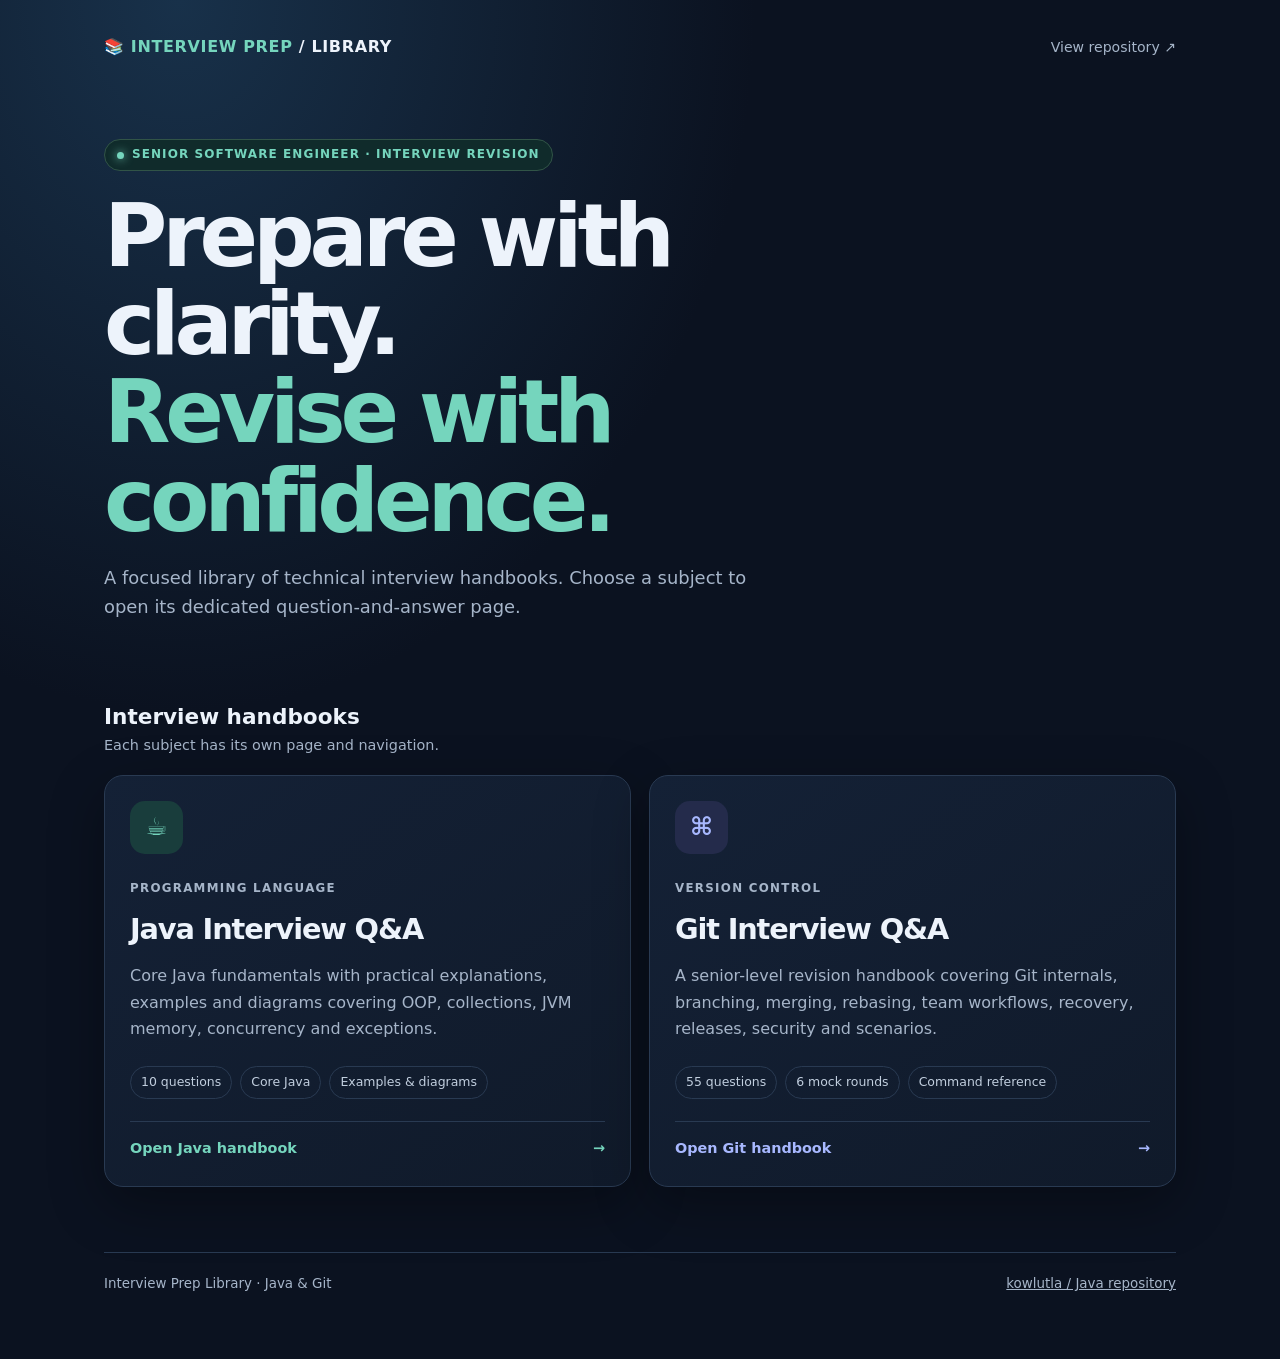
<file: index.html>
<!doctype html>
<html lang="en">
<head>
<meta charset="utf-8">
<meta name="viewport" content="width=device-width, initial-scale=1">
<meta name="theme-color" content="#0b1220">
<meta name="description" content="Java and Git interview question-and-answer handbooks for software engineers.">
<title>Interview Prep Library — Java &amp; Git</title>
<style>
:root{--bg:#0b1220;--panel:#121d2e;--panel2:#172438;--text:#edf3fb;--muted:#a6b5c9;--line:#293a52;--accent:#75d5bd;--purple:#a8b8ff;--shadow:0 18px 55px #0005}
*{box-sizing:border-box}html{scroll-behavior:smooth}body{margin:0;min-height:100vh;background:radial-gradient(ellipse at 14% 0%,#18314a 0,transparent 37%),var(--bg);color:var(--text);font:16px/1.65 Inter,ui-sans-serif,system-ui,-apple-system,"Segoe UI",sans-serif}
a{color:inherit}.wrap{max-width:1120px;margin:auto;padding:26px 24px 64px}
nav{display:flex;justify-content:space-between;align-items:center;gap:16px;padding:8px 0 55px}.brand{font-weight:850;letter-spacing:.04em}.brand span{color:var(--accent)}.repo-link{color:var(--muted);font-size:.88rem;text-decoration:none}.repo-link:hover{color:var(--accent)}
.hero{max-width:820px;padding:24px 0 35px}.eyebrow{display:inline-flex;align-items:center;gap:8px;border:1px solid #315447;background:#102b2b;color:var(--accent);padding:5px 12px;border-radius:99px;font-size:.75rem;font-weight:750;letter-spacing:.09em;text-transform:uppercase}.dot{width:7px;height:7px;border-radius:50%;background:var(--accent);box-shadow:0 0 10px var(--accent)}
h1{font-size:clamp(2.8rem,7vw,5.4rem);line-height:1.02;letter-spacing:-.06em;margin:21px 0 18px}h1 em{font-style:normal;color:var(--accent)}.intro{max-width:680px;margin:0;color:var(--muted);font-size:1.12rem}
.section-title{display:flex;align-items:end;justify-content:space-between;gap:15px;margin:42px 0 17px}.section-title h2{margin:0;font-size:1.35rem}.section-title p{margin:0;color:var(--muted);font-size:.9rem}
.library{display:grid;grid-template-columns:repeat(2,minmax(0,1fr));gap:18px}
.card{position:relative;display:flex;flex-direction:column;min-height:300px;padding:25px;border:1px solid var(--line);border-radius:19px;background:linear-gradient(145deg,#142136,#101a2a);text-decoration:none;box-shadow:var(--shadow);transition:transform .18s,border-color .18s,background .18s}
.card:hover{transform:translateY(-4px);border-color:#5c8b83;background:linear-gradient(145deg,#192b41,#111e30)}
.icon{display:grid;place-items:center;width:53px;height:53px;border-radius:15px;margin-bottom:25px;font-size:1.55rem;font-weight:800}.java .icon{background:#193d3c;color:var(--accent)}.git .icon{background:#242b4b;color:var(--purple)}
.card .kicker{font-size:.74rem;font-weight:800;letter-spacing:.11em;text-transform:uppercase;color:var(--muted)}.card h3{font-size:1.8rem;letter-spacing:-.04em;margin:7px 0 10px}.card p{color:var(--muted);margin:0 0 24px;max-width:460px}
.meta{display:flex;flex-wrap:wrap;gap:8px;margin-top:auto}.pill{padding:5px 10px;border:1px solid var(--line);border-radius:99px;color:#c1cede;font-size:.78rem}.open{display:flex;align-items:center;justify-content:space-between;margin-top:22px;padding-top:15px;border-top:1px solid var(--line);font-size:.9rem;font-weight:750}.java .open{color:var(--accent)}.git .open{color:var(--purple)}
footer{display:flex;justify-content:space-between;gap:14px;flex-wrap:wrap;margin-top:65px;padding-top:20px;border-top:1px solid var(--line);color:var(--muted);font-size:.84rem}footer a{color:var(--muted)}
@media(max-width:680px){.wrap{padding:19px 16px 45px}nav{padding-bottom:35px}.library{grid-template-columns:1fr}.card{min-height:270px}.section-title{align-items:flex-start;flex-direction:column}}
</style>
</head>
<body>
<div class="wrap">
<nav><div class="brand">📚 <span>INTERVIEW PREP</span> / LIBRARY</div><a class="repo-link" href="https://github.com/kowlutla/Java">View repository ↗</a></nav>
<header class="hero">
<div class="eyebrow"><span class="dot"></span> Senior software engineer · Interview revision</div>
<h1>Prepare with clarity.<br><em>Revise with confidence.</em></h1>
<p class="intro">A focused library of technical interview handbooks. Choose a subject to open its dedicated question-and-answer page.</p>
</header>
<div class="section-title"><div><h2>Interview handbooks</h2><p>Each subject has its own page and navigation.</p></div></div>
<main class="library" aria-label="Interview handbooks">
<a class="card java" href="./java/">
<div class="icon">☕</div><div class="kicker">Programming language</div><h3>Java Interview Q&amp;A</h3>
<p>Core Java fundamentals with practical explanations, examples and diagrams covering OOP, collections, JVM memory, concurrency and exceptions.</p>
<div class="meta"><span class="pill">10 questions</span><span class="pill">Core Java</span><span class="pill">Examples &amp; diagrams</span></div>
<div class="open"><span>Open Java handbook</span><span aria-hidden="true">→</span></div>
</a>
<a class="card git" href="./git/">
<div class="icon">⌘</div><div class="kicker">Version control</div><h3>Git Interview Q&amp;A</h3>
<p>A senior-level revision handbook covering Git internals, branching, merging, rebasing, team workflows, recovery, releases, security and scenarios.</p>
<div class="meta"><span class="pill">55 questions</span><span class="pill">6 mock rounds</span><span class="pill">Command reference</span></div>
<div class="open"><span>Open Git handbook</span><span aria-hidden="true">→</span></div>
</a>
</main>
<footer><span>Interview Prep Library · Java &amp; Git</span><span><a href="https://github.com/kowlutla/Java">kowlutla / Java repository</a></span></footer>
</div>
</body>
</html>
</file>
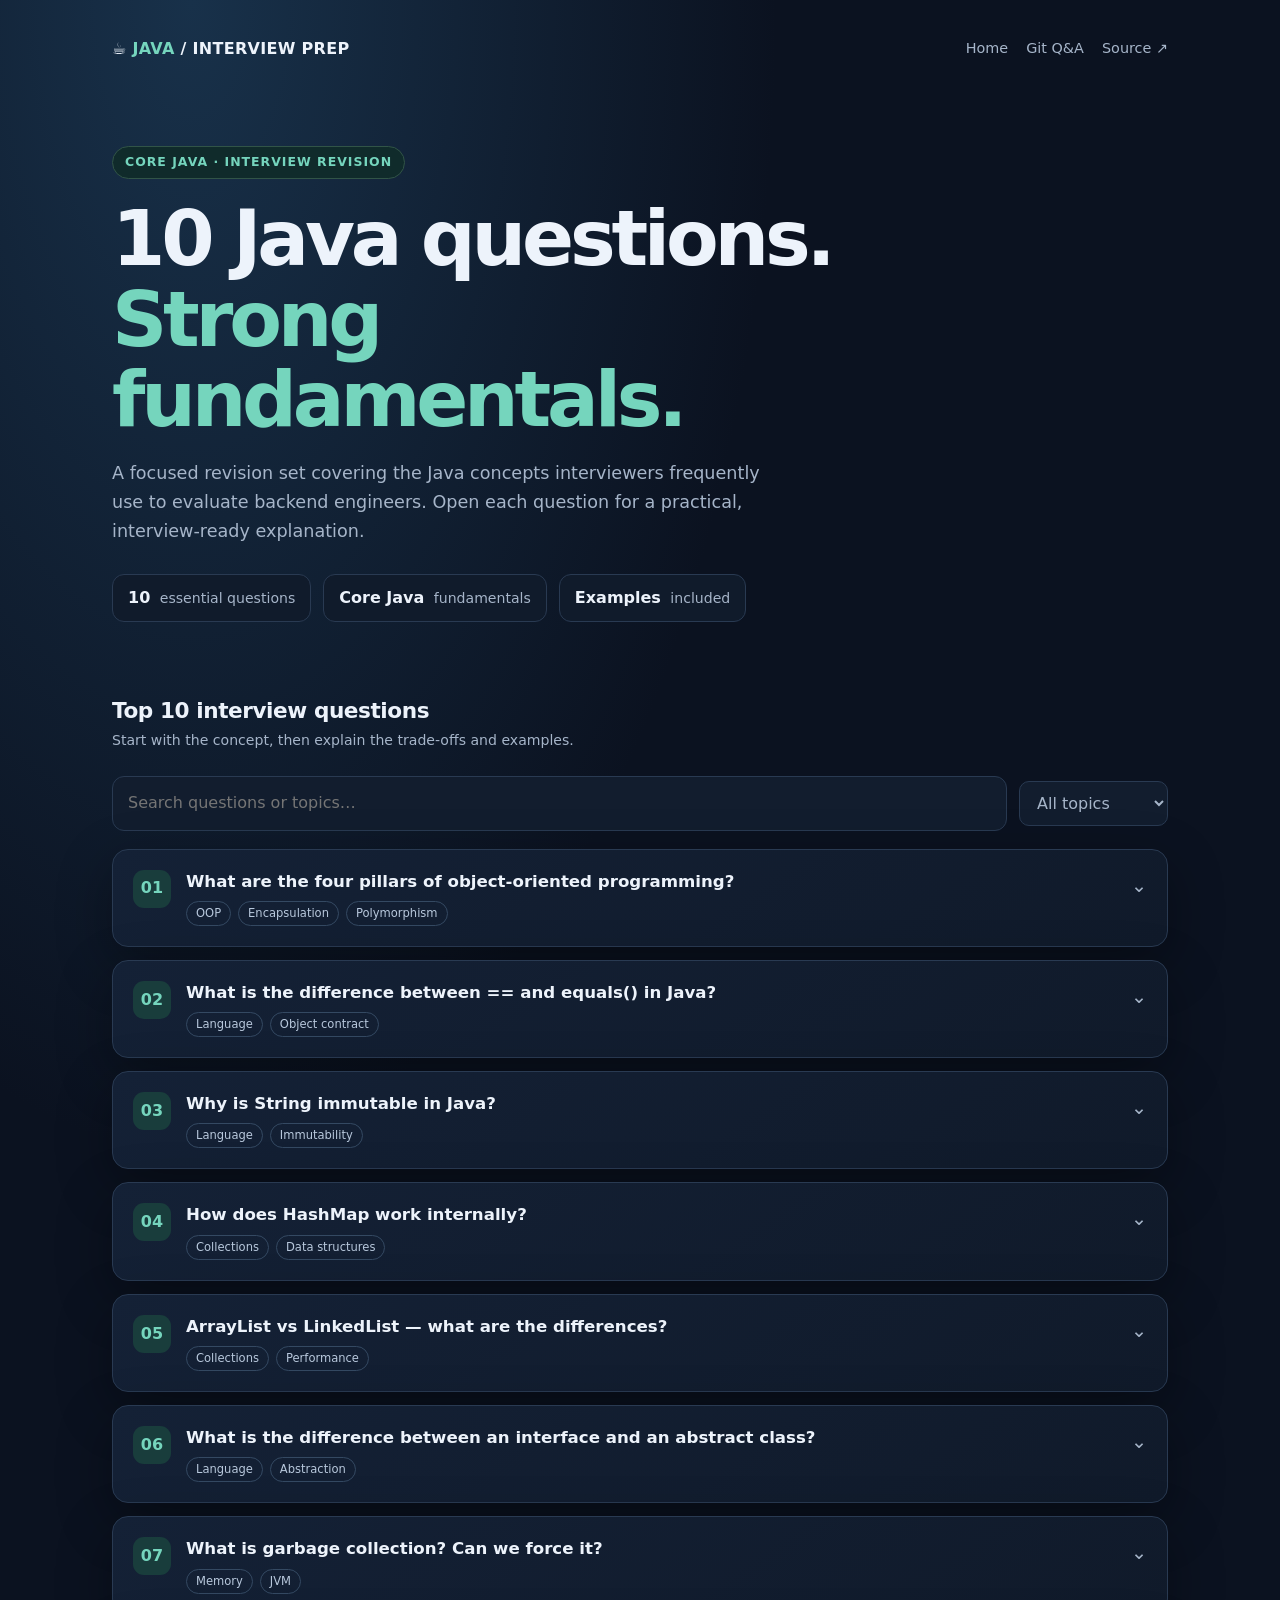
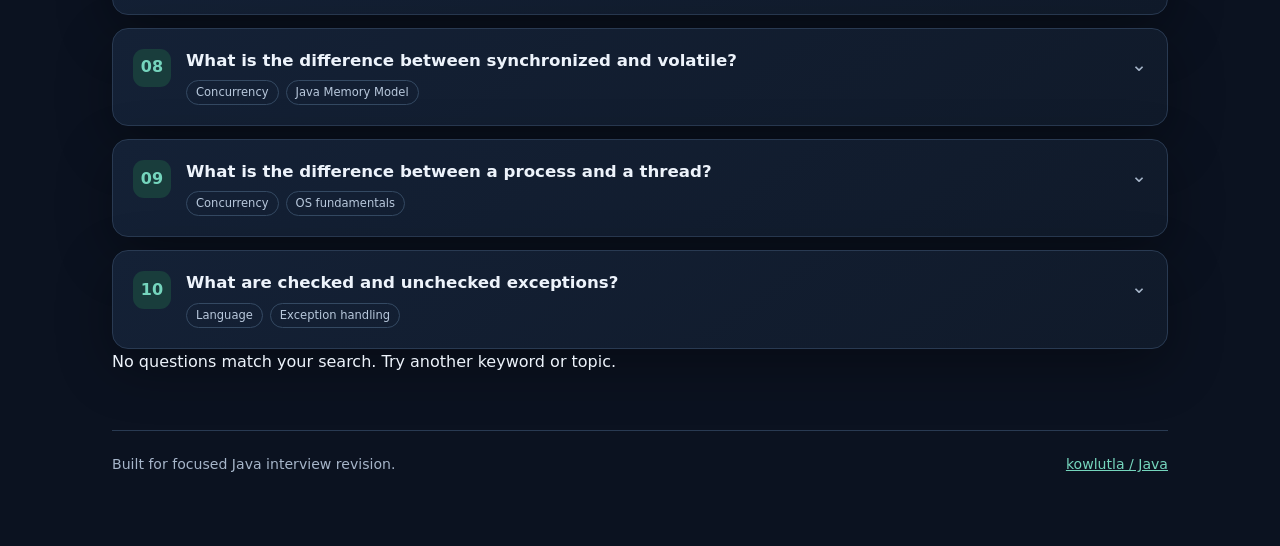
<file: java/index.html>
<!doctype html>
<html lang="en">
<head>
<meta charset="utf-8">
<meta name="viewport" content="width=device-width, initial-scale=1">
<meta name="theme-color" content="#101827">
<meta name="description" content="Top 10 Java interview questions with clear explanations and practical code examples.">
<title>Java Interview Q&amp;A</title>
<style>
:root{--bg:#0b1220;--panel:#121d2e;--panel2:#172438;--text:#edf3fb;--muted:#a6b5c9;--line:#293a52;--accent:#75d5bd;--accent2:#a8b8ff;--code:#0a101b;--shadow:0 18px 55px #0005}
*{box-sizing:border-box}html{scroll-behavior:smooth}body{margin:0;background:radial-gradient(ellipse at 15% 0%,#18314a 0,transparent 38%),var(--bg);color:var(--text);font:16px/1.65 Inter,ui-sans-serif,system-ui,-apple-system,Segoe UI,Roboto,Arial,sans-serif}
a{color:var(--accent)}.wrap{max-width:1100px;margin:auto;padding:28px 22px 70px}
nav{display:flex;align-items:center;justify-content:space-between;gap:16px;padding:8px 0 42px}.brand{font-weight:800;letter-spacing:.3px}.brand span{color:var(--accent)}.navlink{font-size:.9rem;color:var(--muted);text-decoration:none}
.hero{padding:42px 0 35px;max-width:820px}.eyebrow{display:inline-flex;align-items:center;gap:8px;border:1px solid #315447;background:#102b2b;color:var(--accent);padding:5px 12px;border-radius:99px;font-size:.78rem;font-weight:700;letter-spacing:.08em;text-transform:uppercase}
h1{font-size:clamp(2.4rem,6vw,4.8rem);line-height:1.05;letter-spacing:-.055em;margin:20px 0 18px}h1 em{font-style:normal;color:var(--accent)}.intro{font-size:1.1rem;color:var(--muted);max-width:680px;margin:0}
.stats{display:flex;gap:12px;flex-wrap:wrap;margin-top:28px}.stat{border:1px solid var(--line);background:#101b2b;padding:10px 15px;border-radius:12px;color:var(--muted);font-size:.88rem}.stat strong{color:var(--text);font-size:1rem;margin-right:5px}
.toolbar{display:flex;gap:12px;align-items:center;margin:24px 0 18px;flex-wrap:wrap}.search{flex:1;min-width:230px;background:var(--panel);border:1px solid var(--line);border-radius:12px;padding:13px 15px;color:var(--text);font:inherit;outline:none}.search:focus{border-color:var(--accent);box-shadow:0 0 0 3px #75d5bd22}.filter{background:var(--panel);border:1px solid var(--line);border-radius:10px;color:var(--muted);padding:11px 13px;font:inherit}
.section-head{display:flex;justify-content:space-between;align-items:end;gap:15px;margin:36px 0 14px}.section-head h2{font-size:1.35rem;margin:0;letter-spacing:-.02em}.section-head p{color:var(--muted);font-size:.88rem;margin:0}
.cards{display:grid;gap:13px}.card{border:1px solid var(--line);background:linear-gradient(145deg,#142136,#101a2a);border-radius:16px;overflow:hidden;box-shadow:var(--shadow)}.qtop{width:100%;display:flex;align-items:flex-start;gap:15px;text-align:left;background:none;border:0;color:inherit;padding:20px;cursor:pointer;font:inherit}.num{flex:0 0 38px;height:38px;border-radius:11px;background:#193d3c;color:var(--accent);display:grid;place-items:center;font-weight:800}.qbody{flex:1}.qtitle{font-size:1.04rem;font-weight:750;display:block;line-height:1.4}.tags{display:flex;gap:7px;flex-wrap:wrap;margin-top:8px}.tag{font-size:.72rem;border:1px solid #344962;border-radius:99px;color:#b8c8dc;padding:2px 9px}.chevron{color:var(--muted);font-size:1.2rem;transition:transform .2s}.card.open .chevron{transform:rotate(180deg)}
.answer{display:none;border-top:1px solid var(--line);padding:20px 22px 24px 73px;color:#d5dfec}.card.open .answer{display:block}.answer h3{font-size:.88rem;text-transform:uppercase;letter-spacing:.08em;color:var(--accent);margin:18px 0 7px}.answer h3:first-child{margin-top:0}.answer p{margin:7px 0 12px}.answer ul{padding-left:20px;margin:7px 0 12px}.answer li{margin:4px 0}.answer strong{color:#fff}
pre{overflow:auto;background:var(--code);border:1px solid #27364b;border-radius:11px;padding:14px 16px;color:#c9d8eb;font: .86rem/1.6 ui-monospace,SFMono-Regular,Menlo,Consolas,monospace;margin:10px 0 14px}code{font-family:ui-monospace,SFMono-Regular,Menlo,Consolas,monospace}.note{border-left:3px solid var(--accent2);background:#1b2940;padding:10px 13px;border-radius:0 8px 8px 0;color:#c8d4e7;margin-top:12px;font-size:.92rem}

.diagram{margin:16px 0 20px;padding:16px;background:linear-gradient(135deg,#101c2d,#0d1726);border:1px solid #2b4059;border-radius:14px;overflow:hidden}
.diagram figcaption{font-size:.78rem;color:var(--muted);margin:0 0 12px;letter-spacing:.04em;text-transform:uppercase;font-weight:700}
.diagram svg{display:block;width:100%;height:auto;max-height:260px}
.diagram .node{fill:#172a40;stroke:#54718f;stroke-width:1.5}
.diagram .node-accent{fill:#153b39;stroke:#75d5bd;stroke-width:1.6}
.diagram .node-purple{fill:#252747;stroke:#a8b8ff;stroke-width:1.5}
.diagram text{fill:#e8f0fa;font:13px ui-sans-serif,system-ui,sans-serif}
.diagram .small{fill:#a6b5c9;font-size:11px}
.diagram .arrow{stroke:#75d5bd;stroke-width:1.7;fill:none;stroke-linecap:round;stroke-linejoin:round}
.diagram .muted-arrow{stroke:#8196b2;stroke-width:1.5;fill:none;stroke-dasharray:4 4}
@media(max-width:520px){.diagram{padding:10px}.diagram text{font-size:11px}.diagram .small{font-size:9px}}
\n.empty{display:none;color:var(--muted);padding:28px;text-align:center;border:1px dashed var(--line);border-radius:14px}
footer{border-top:1px solid var(--line);margin-top:55px;padding-top:22px;color:var(--muted);font-size:.88rem;display:flex;justify-content:space-between;gap:14px;flex-wrap:wrap}
@media(max-width:650px){.wrap{padding:18px 15px 45px}.hero{padding-top:20px}.answer{padding:18px}.qtop{padding:16px}.section-head{align-items:flex-start;flex-direction:column}.navlink{display:none}}
</style>
</head>
<body>
<div class="wrap">
<nav><div class="brand"><a href="../" style="color:inherit;text-decoration:none">☕ <span>JAVA</span> / INTERVIEW PREP</a></div><div style="display:flex;gap:18px;align-items:center;flex-wrap:wrap"><a class="navlink" href="../">Home</a><a class="navlink" href="../git/">Git Q&amp;A</a><a class="navlink" href="https://github.com/kowlutla/Java">Source ↗</a></div></nav>
<header class="hero">
<div class="eyebrow">Core Java · Interview revision</div>
<h1>10 Java questions.<br><em>Strong fundamentals.</em></h1>
<p class="intro">A focused revision set covering the Java concepts interviewers frequently use to evaluate backend engineers. Open each question for a practical, interview-ready explanation.</p>
<div class="stats"><div class="stat"><strong>10</strong> essential questions</div><div class="stat"><strong>Core Java</strong> fundamentals</div><div class="stat"><strong>Examples</strong> included</div></div>
</header>
<div class="section-head"><div><h2>Top 10 interview questions</h2><p>Start with the concept, then explain the trade-offs and examples.</p></div></div>
<div class="toolbar"><input id="search" class="search" type="search" placeholder="Search questions or topics…" aria-label="Search questions"><select id="topic" class="filter" aria-label="Filter by topic"><option value="all">All topics</option><option>OOP</option><option>Language</option><option>Collections</option><option>Memory</option><option>Concurrency</option></select></div>
<main id="cards" class="cards">
<article class="card" data-topic="OOP"><button class="qtop" aria-expanded="false"><span class="num">01</span><span class="qbody"><span class="qtitle">What are the four pillars of object-oriented programming?</span><span class="tags"><span class="tag">OOP</span><span class="tag">Encapsulation</span><span class="tag">Polymorphism</span></span></span><span class="chevron">⌄</span></button><div class="answer"><h3>Answer</h3><p>The four pillars are <strong>encapsulation, abstraction, inheritance and polymorphism</strong>.</p><ul><li><strong>Encapsulation:</strong> Keep state and behavior together and control access to state, commonly using private fields and public methods.</li><li><strong>Abstraction:</strong> Expose essential behavior while hiding implementation details, often through interfaces and abstract classes.</li><li><strong>Inheritance:</strong> Reuse and specialize behavior through an <code>extends</code> relationship. Prefer composition when it models the relationship better.</li><li><strong>Polymorphism:</strong> Code can work with a parent type or interface while the runtime object determines the overridden instance method implementation.</li></ul><figure class="diagram">
<figcaption>Diagram · Four pillars working together</figcaption>
<svg viewBox="0 0 680 190" role="img" aria-label="OOP diagram showing an interface contract, an abstract base class, and concrete implementations">
<rect class="node-purple" x="242" y="8" width="196" height="42" rx="9"/><text x="340" y="26" text-anchor="middle">Abstraction</text><text class="small" x="340" y="41" text-anchor="middle">Expose a clear contract</text>
<path class="arrow" d="M340 50 V72 M334 66 L340 72 L346 66"/>
<rect class="node" x="224" y="76" width="232" height="44" rx="9"/><text x="340" y="94" text-anchor="middle">Payment interface</text><text class="small" x="340" y="109" text-anchor="middle">pay(amount)</text>
<path class="arrow" d="M340 120 V139 H150 V151 M340 139 H530 V151"/>
<rect class="node-accent" x="48" y="151" width="204" height="34" rx="8"/><text x="150" y="173" text-anchor="middle">CardPayment</text>
<rect class="node-accent" x="428" y="151" width="204" height="34" rx="8"/><text x="530" y="173" text-anchor="middle">UPIPayment</text>
</svg></figure><pre><code>interface Payment {
    void pay(int amount);
}

class CardPayment implements Payment {
    public void pay(int amount) {
        System.out.println("Paid by card: " + amount);
    }
}

Payment payment = new CardPayment();
payment.pay(500); // runtime dispatch</code></pre><div class="note">Interview tip: explain each pillar with a small example from a system you have built, rather than only reciting definitions.</div></div></article>
<article class="card" data-topic="Language"><button class="qtop" aria-expanded="false"><span class="num">02</span><span class="qbody"><span class="qtitle">What is the difference between == and equals() in Java?</span><span class="tags"><span class="tag">Language</span><span class="tag">Object contract</span></span></span><span class="chevron">⌄</span></button><div class="answer"><h3>Answer</h3><p>For reference types, <code>==</code> compares whether two references point to the <strong>same object</strong>. <code>equals()</code> compares logical equality when the class provides an appropriate override. The default implementation inherited from <code>Object</code> is identity-based.</p><pre><code>String a = new String("java");
String b = new String("java");

System.out.println(a == b);      // false
System.out.println(a.equals(b)); // true</code></pre><p>For primitives, <code>==</code> compares primitive values. When overriding <code>equals()</code>, also override <code>hashCode()</code>: equal objects must return the same hash code, which is essential for hash-based collections.</p><div class="note">Do not say equals always compares content. Its behavior is defined by the class implementation.</div></div></article>
<article class="card" data-topic="Language"><button class="qtop" aria-expanded="false"><span class="num">03</span><span class="qbody"><span class="qtitle">Why is String immutable in Java?</span><span class="tags"><span class="tag">Language</span><span class="tag">Immutability</span></span></span><span class="chevron">⌄</span></button><div class="answer"><h3>Answer</h3><p>A <code>String</code> cannot be changed after it is created. Operations that appear to modify a string create another string instead.</p><p>Immutability provides several benefits:</p><ul><li><strong>String pool safety:</strong> Multiple references can safely share the same pooled string.</li><li><strong>Thread safety:</strong> Immutable values can be shared without synchronization for state changes.</li><li><strong>Stable hashing:</strong> A string used as a <code>HashMap</code> key cannot change its equality or hash because its content was modified.</li><li><strong>Security and reliability:</strong> Values such as class names, paths and configuration keys cannot be altered through an existing reference.</li></ul><pre><code>String name = "Java";
name.concat(" SE");
System.out.println(name); // Java

name = name.concat(" SE");
System.out.println(name); // Java SE</code></pre><p>Use <code>StringBuilder</code> for repeated string changes in a single thread. Use <code>StringBuffer</code> when its synchronized operations are specifically needed.</p></div></article>
<article class="card" data-topic="Collections"><button class="qtop" aria-expanded="false"><span class="num">04</span><span class="qbody"><span class="qtitle">How does HashMap work internally?</span><span class="tags"><span class="tag">Collections</span><span class="tag">Data structures</span></span></span><span class="chevron">⌄</span></button><div class="answer"><h3>Answer</h3><p><code>HashMap</code> stores key-value entries in an array of buckets. It uses the key's <code>hashCode()</code> to help select a bucket, then uses <code>equals()</code> to identify the matching key among entries in that bucket.</p><figure class="diagram">
<figcaption>Diagram · HashMap bucket lookup (simplified)</figcaption>
<svg viewBox="0 0 680 210" role="img" aria-label="HashMap key hash maps to a bucket containing entries; equals checks the key">
<rect class="node-purple" x="12" y="75" width="128" height="54" rx="9"/><text x="76" y="97" text-anchor="middle">Key</text><text class="small" x="76" y="114" text-anchor="middle">hashCode()</text>
<path class="arrow" d="M140 102 H184 M178 96 L184 102 L178 108"/>
<rect class="node" x="186" y="75" width="128" height="54" rx="9"/><text x="250" y="97" text-anchor="middle">Hash spread</text><text class="small" x="250" y="114" text-anchor="middle">bucket index</text>
<path class="arrow" d="M314 102 H356 M350 96 L356 102 L350 108"/>
<rect class="node-accent" x="358" y="75" width="116" height="54" rx="9"/><text x="416" y="97" text-anchor="middle">Bucket 5</text><text class="small" x="416" y="114" text-anchor="middle">table[index]</text>
<path class="arrow" d="M474 102 H500 M494 96 L500 102 L494 108"/>
<rect class="node" x="502" y="48" width="166" height="38" rx="7"/><text x="585" y="71" text-anchor="middle">Entry A → Entry B</text>
<rect class="node-purple" x="502" y="111" width="166" height="38" rx="7"/><text x="585" y="134" text-anchor="middle">equals() comparison</text>
<path class="muted-arrow" d="M585 86 V111"/>
<text class="small" x="340" y="177" text-anchor="middle">Collision: multiple keys can land in the same bucket</text>
<text class="small" x="340" y="194" text-anchor="middle">Modern JDKs may treeify a heavily populated bucket</text>
</svg></figure><ul><li>A hash is spread and mapped to a bucket index.</li><li>Collisions are handled within the bucket. Modern Java implementations can use a linked structure and may treeify a sufficiently populated bucket when capacity conditions are met.</li><li>When the size crosses the threshold determined by capacity and load factor, the table resizes and entries are redistributed.</li></ul><pre><code>Map&lt;String, Integer&gt; scores = new HashMap<>();
scores.put("Java", 95);
scores.put("SQL", 90);

System.out.println(scores.get("Java")); // 95</code></pre><p>Average get/put performance is expected O(1) with a good hash distribution; collisions and resizing affect actual cost. <code>HashMap</code> is not thread-safe and permits one null key and null values.</p><div class="note">Important contract: keys should have stable equality and hash-code behavior while they are stored in a hash map.</div></div></article>
<article class="card" data-topic="Collections"><button class="qtop" aria-expanded="false"><span class="num">05</span><span class="qbody"><span class="qtitle">ArrayList vs LinkedList — what are the differences?</span><span class="tags"><span class="tag">Collections</span><span class="tag">Performance</span></span></span><span class="chevron">⌄</span></button><div class="answer"><h3>Answer</h3><p><code>ArrayList</code> is backed by a resizable array. <code>LinkedList</code> is a doubly linked list and also implements <code>Deque</code>.</p><ul><li><strong>Random access:</strong> ArrayList is O(1); LinkedList is O(n) because it must traverse nodes.</li><li><strong>Append:</strong> ArrayList append is amortized O(1); LinkedList insertion at an already-positioned end is O(1).</li><li><strong>Insert/remove in the middle:</strong> ArrayList shifts elements (O(n)); LinkedList needs O(n) traversal to find the position, then O(1) relinking.</li><li><strong>Memory and locality:</strong> ArrayList usually has lower per-element overhead and better cache locality. LinkedList stores node links as well as values.</li></ul><p>For most general-purpose list use cases, prefer <code>ArrayList</code>. Choose <code>LinkedList</code> when its deque operations and access pattern make it a good fit; benchmark representative workloads.</p></div></article>
<article class="card" data-topic="Language"><button class="qtop" aria-expanded="false"><span class="num">06</span><span class="qbody"><span class="qtitle">What is the difference between an interface and an abstract class?</span><span class="tags"><span class="tag">Language</span><span class="tag">Abstraction</span></span></span><span class="chevron">⌄</span></button><div class="answer"><h3>Answer</h3><p>An <strong>interface</strong> defines a contract that unrelated classes can implement. An <strong>abstract class</strong> is a common base class that can share state and implementation with its subclasses.</p><ul><li>A class can implement multiple interfaces but extend only one class.</li><li>An interface can define abstract methods, default methods, static methods and private helper methods; its fields are implicitly <code>public static final</code>.</li><li>An abstract class can have constructors, instance fields, and both abstract and concrete methods with varied access modifiers.</li></ul><pre><code>interface Auditable {
    void audit();
}

abstract class BaseEntity {
    private final long id;
    protected BaseEntity(long id) { this.id = id; }
    public long getId() { return id; }
}</code></pre><p>Use interfaces for capabilities/contracts and abstract classes when closely related types genuinely share state or lifecycle implementation.</p></div></article>
<article class="card" data-topic="Memory"><button class="qtop" aria-expanded="false"><span class="num">07</span><span class="qbody"><span class="qtitle">What is garbage collection? Can we force it?</span><span class="tags"><span class="tag">Memory</span><span class="tag">JVM</span></span></span><span class="chevron">⌄</span></button><div class="answer"><h3>Answer</h3><p>Garbage collection is the JVM's automatic memory-management process. A collector identifies objects that are no longer reachable from GC roots and reclaims their heap memory.</p><figure class="diagram">
<figcaption>Diagram · JVM memory and garbage collection</figcaption>
<svg viewBox="0 0 680 220" role="img" aria-label="JVM memory diagram showing thread stacks and heap objects, with unreachable heap objects eligible for garbage collection">
<rect class="node-purple" x="18" y="18" width="180" height="72" rx="10"/><text x="108" y="42" text-anchor="middle">Thread stack</text><text class="small" x="108" y="60" text-anchor="middle">local references</text><text class="small" x="108" y="75" text-anchor="middle">frames / method calls</text>
<rect class="node" x="18" y="116" width="180" height="72" rx="10"/><text x="108" y="141" text-anchor="middle">GC roots</text><text class="small" x="108" y="159" text-anchor="middle">active references</text><text class="small" x="108" y="174" text-anchor="middle">static / JVM references</text>
<path class="arrow" d="M198 54 H256 V83 H296 M290 77 L296 83 L290 89"/>
<path class="arrow" d="M198 152 H238 V116 H296 M290 110 L296 116 L290 122"/>
<rect class="node-accent" x="298" y="26" width="350" height="162" rx="12"/><text x="473" y="48" text-anchor="middle">Heap</text>
<rect class="node" x="320" y="64" width="130" height="48" rx="8"/><text x="385" y="84" text-anchor="middle">Object A</text><text class="small" x="385" y="100" text-anchor="middle">reachable</text>
<rect class="node" x="492" y="64" width="130" height="48" rx="8"/><text x="557" y="84" text-anchor="middle">Object B</text><text class="small" x="557" y="100" text-anchor="middle">reachable</text>
<rect x="406" y="130" width="130" height="42" rx="8" fill="#402b35" stroke="#d58b9a" stroke-width="1.5"/><text x="471" y="148" text-anchor="middle">Object C</text><text class="small" x="471" y="163" text-anchor="middle">unreachable</text>
<path class="muted-arrow" d="M450 88 H492"/>
<text class="small" x="473" y="207" text-anchor="middle">Unreachable objects are eligible for collection — not freed instantly</text>
</svg></figure><ul><li>GC roots include references such as active thread stacks, static references and certain JVM-internal references.</li><li>Many collectors use generational strategies because object lifetimes often vary, though collector design differs.</li><li>GC can introduce pauses or concurrent CPU work; the impact depends on the collector, heap, allocation rate and workload.</li></ul><p>You cannot reliably force garbage collection. <code>System.gc()</code> is only a request/hint to the JVM; the JVM may ignore it. Setting a reference to <code>null</code> does not immediately free the object if other reachable references remain.</p><div class="note">Interview tip: distinguish an object becoming eligible for collection from the collector actually reclaiming its memory.</div></div></article>
<article class="card" data-topic="Concurrency"><button class="qtop" aria-expanded="false"><span class="num">08</span><span class="qbody"><span class="qtitle">What is the difference between synchronized and volatile?</span><span class="tags"><span class="tag">Concurrency</span><span class="tag">Java Memory Model</span></span></span><span class="chevron">⌄</span></button><div class="answer"><h3>Answer</h3><p>Both participate in Java Memory Model visibility guarantees, but they solve different problems.</p><ul><li><strong>volatile:</strong> Reads and writes of a volatile variable have defined visibility and ordering effects. It does not make compound operations such as <code>count++</code> atomic.</li><li><strong>synchronized:</strong> Provides mutual exclusion for a monitor and establishes a happens-before relationship between unlock and a subsequent lock on the same monitor. It can protect compound state transitions.</li></ul><pre><code>private volatile boolean running = true;

public void stop() {
    running = false;
}

public void runLoop() {
    while (running) {
        // do work
    }
}</code></pre><p>Use <code>volatile</code> for suitable independent state flags or publication patterns. Use synchronization, locks or atomic classes when multiple operations must behave atomically.</p></div></article>
<article class="card" data-topic="Concurrency"><button class="qtop" aria-expanded="false"><span class="num">09</span><span class="qbody"><span class="qtitle">What is the difference between a process and a thread?</span><span class="tags"><span class="tag">Concurrency</span><span class="tag">OS fundamentals</span></span></span><span class="chevron">⌄</span></button><div class="answer"><h3>Answer</h3><p>A <strong>process</strong> is an executing program with its own virtual address space and operating-system resources. A <strong>thread</strong> is an execution path within a process.</p><figure class="diagram">
<figcaption>Diagram · Shared process memory and per-thread stacks</figcaption>
<svg viewBox="0 0 680 190" role="img" aria-label="One process contains shared heap and resources plus two threads, each with its own stack">
<rect class="node" x="12" y="10" width="656" height="170" rx="12"/><text x="340" y="31" text-anchor="middle">Process</text>
<rect class="node-purple" x="34" y="48" width="180" height="104" rx="9"/><text x="124" y="72" text-anchor="middle">Thread 1</text><text class="small" x="124" y="94" text-anchor="middle">Own stack</text><text class="small" x="124" y="111" text-anchor="middle">Program counter</text><text class="small" x="124" y="128" text-anchor="middle">Execution state</text>
<rect class="node-purple" x="466" y="48" width="180" height="104" rx="9"/><text x="556" y="72" text-anchor="middle">Thread 2</text><text class="small" x="556" y="94" text-anchor="middle">Own stack</text><text class="small" x="556" y="111" text-anchor="middle">Program counter</text><text class="small" x="556" y="128" text-anchor="middle">Execution state</text>
<rect class="node-accent" x="244" y="48" width="192" height="104" rx="9"/><text x="340" y="72" text-anchor="middle">Shared resources</text><text class="small" x="340" y="94" text-anchor="middle">Heap objects</text><text class="small" x="340" y="111" text-anchor="middle">Class metadata</text><text class="small" x="340" y="128" text-anchor="middle">Open resources</text>
<path class="arrow" d="M214 99 H244 M238 93 L244 99 L238 105"/><path class="arrow" d="M466 99 H436 M442 93 L436 99 L442 105"/>
</svg></figure><ul><li>Threads in the same process share heap memory and process resources, but each thread has its own stack and execution state.</li><li>Processes generally have stronger memory isolation; communication between them typically needs explicit IPC mechanisms.</li><li>Threads are useful for concurrent tasks but shared mutable state requires coordination to avoid data races.</li></ul><p>In Java, application work is commonly managed with <code>Thread</code>, executors and higher-level concurrency utilities such as <code>CompletableFuture</code>.</p></div></article>
<article class="card" data-topic="Language"><button class="qtop" aria-expanded="false"><span class="num">10</span><span class="qbody"><span class="qtitle">What are checked and unchecked exceptions?</span><span class="tags"><span class="tag">Language</span><span class="tag">Exception handling</span></span></span><span class="chevron">⌄</span></button><div class="answer"><h3>Answer</h3><p><strong>Checked exceptions</strong> are checked by the compiler. A method must catch them or declare them with <code>throws</code>. <strong>Unchecked exceptions</strong> are subclasses of <code>RuntimeException</code> (and <code>Error</code>); the compiler does not require them to be caught or declared.</p><pre><code>// Checked exception
try {
    Files.readString(Path.of("notes.txt"));
} catch (IOException e) {
    // handle or translate the failure
}

// Unchecked exception
int value = Integer.parseInt("not-a-number");
// NumberFormatException</code></pre><p>Checked exceptions can represent recoverable conditions callers are expected to handle. Unchecked exceptions often represent programming errors or failures that callers may not be able to recover from locally. Choose based on the API contract, not merely convenience.</p><div class="note">Avoid catching a broad exception and silently ignoring it. Preserve useful context when translating exceptions, and do not use exceptions for normal control flow.</div></div></article>
</main>
<div id="empty" class="empty">No questions match your search. Try another keyword or topic.</div>
<footer><span>Built for focused Java interview revision.</span><span><a href="https://github.com/kowlutla/Java">kowlutla / Java</a></span></footer>
</div>
<script>
const cards=[...document.querySelectorAll('.card')];
cards.forEach(card=>{const button=card.querySelector('.qtop');button.addEventListener('click',()=>{const open=card.classList.toggle('open');button.setAttribute('aria-expanded',String(open));});});
const search=document.getElementById('search'),topic=document.getElementById('topic'),empty=document.getElementById('empty');
function filter(){const q=search.value.trim().toLowerCase(),t=topic.value;let count=0;cards.forEach(card=>{const matchesText=card.textContent.toLowerCase().includes(q),matchesTopic=t==='all'||card.dataset.topic===t;const show=matchesText&&matchesTopic;card.hidden=!show;if(show)count++;});empty.style.display=count?'none':'block';}
search.addEventListener('input',filter);topic.addEventListener('change',filter);
</script>
</body>
</html>
</file>
